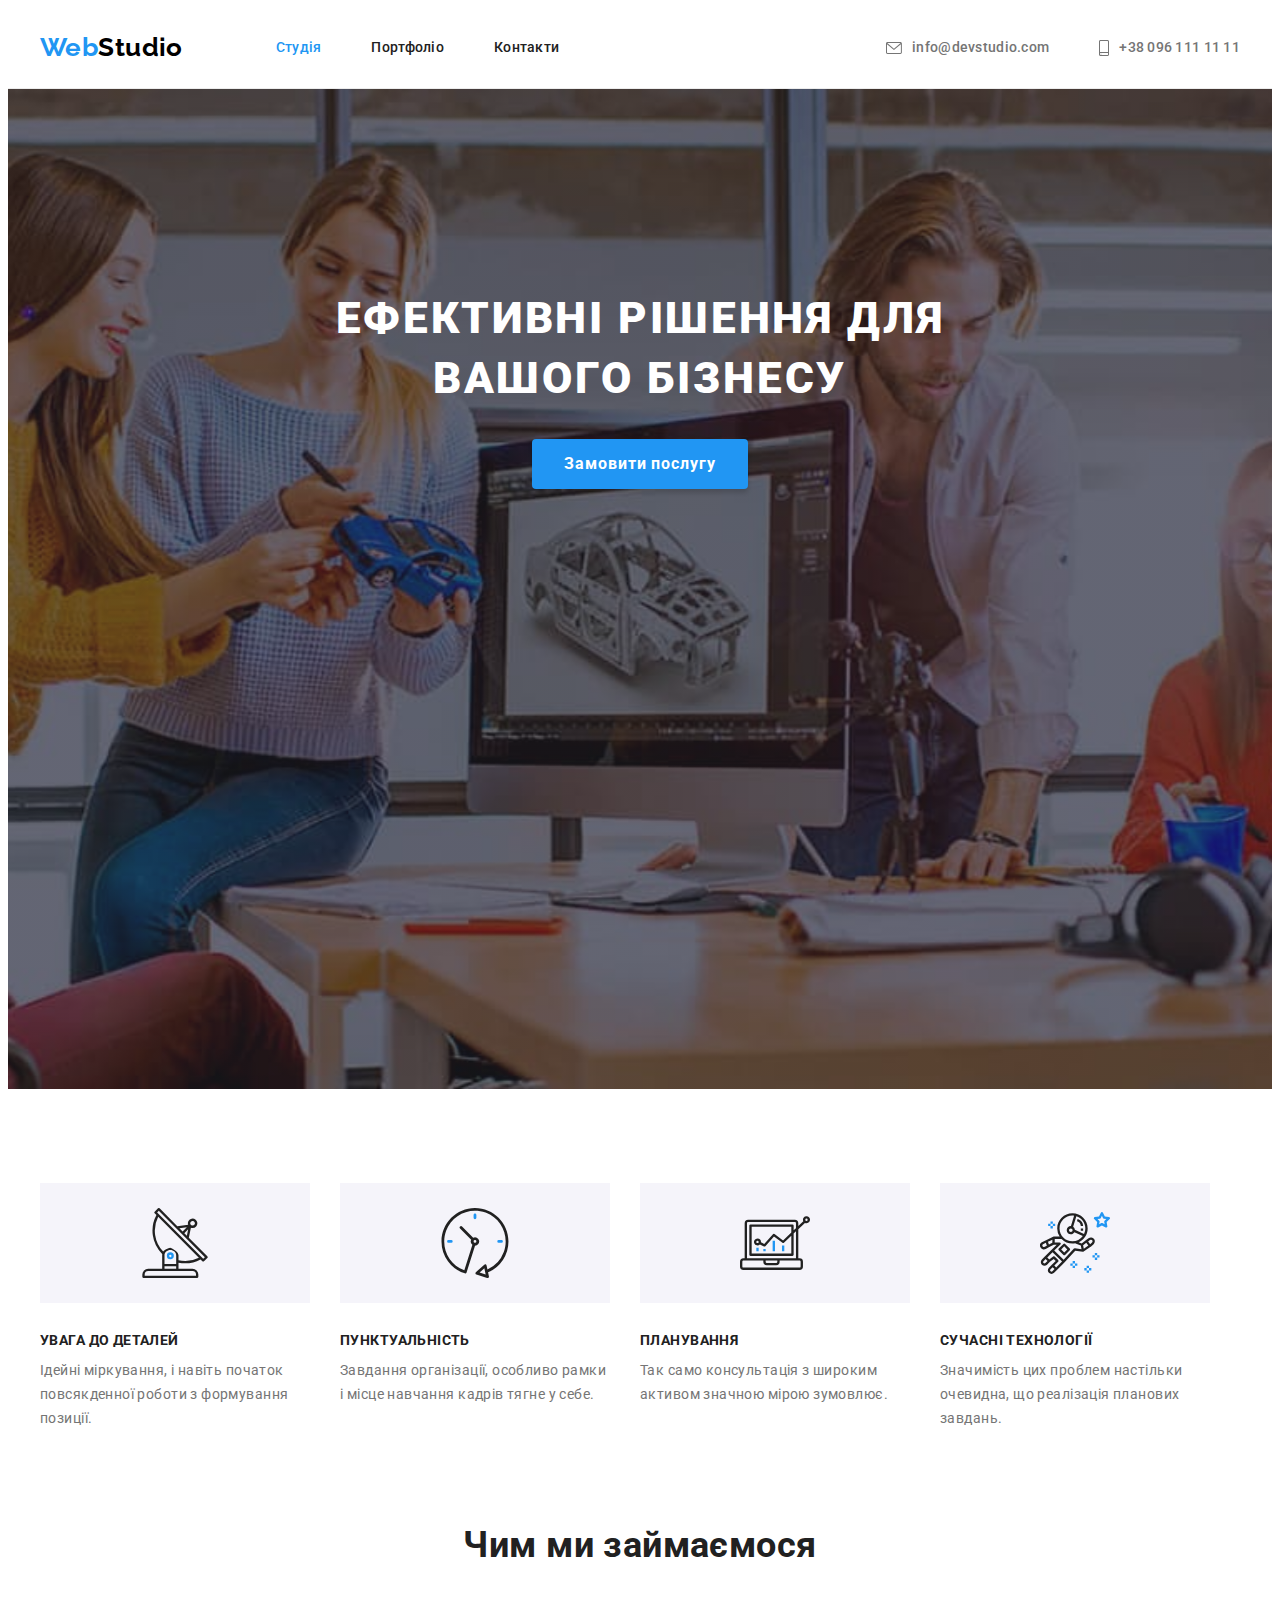
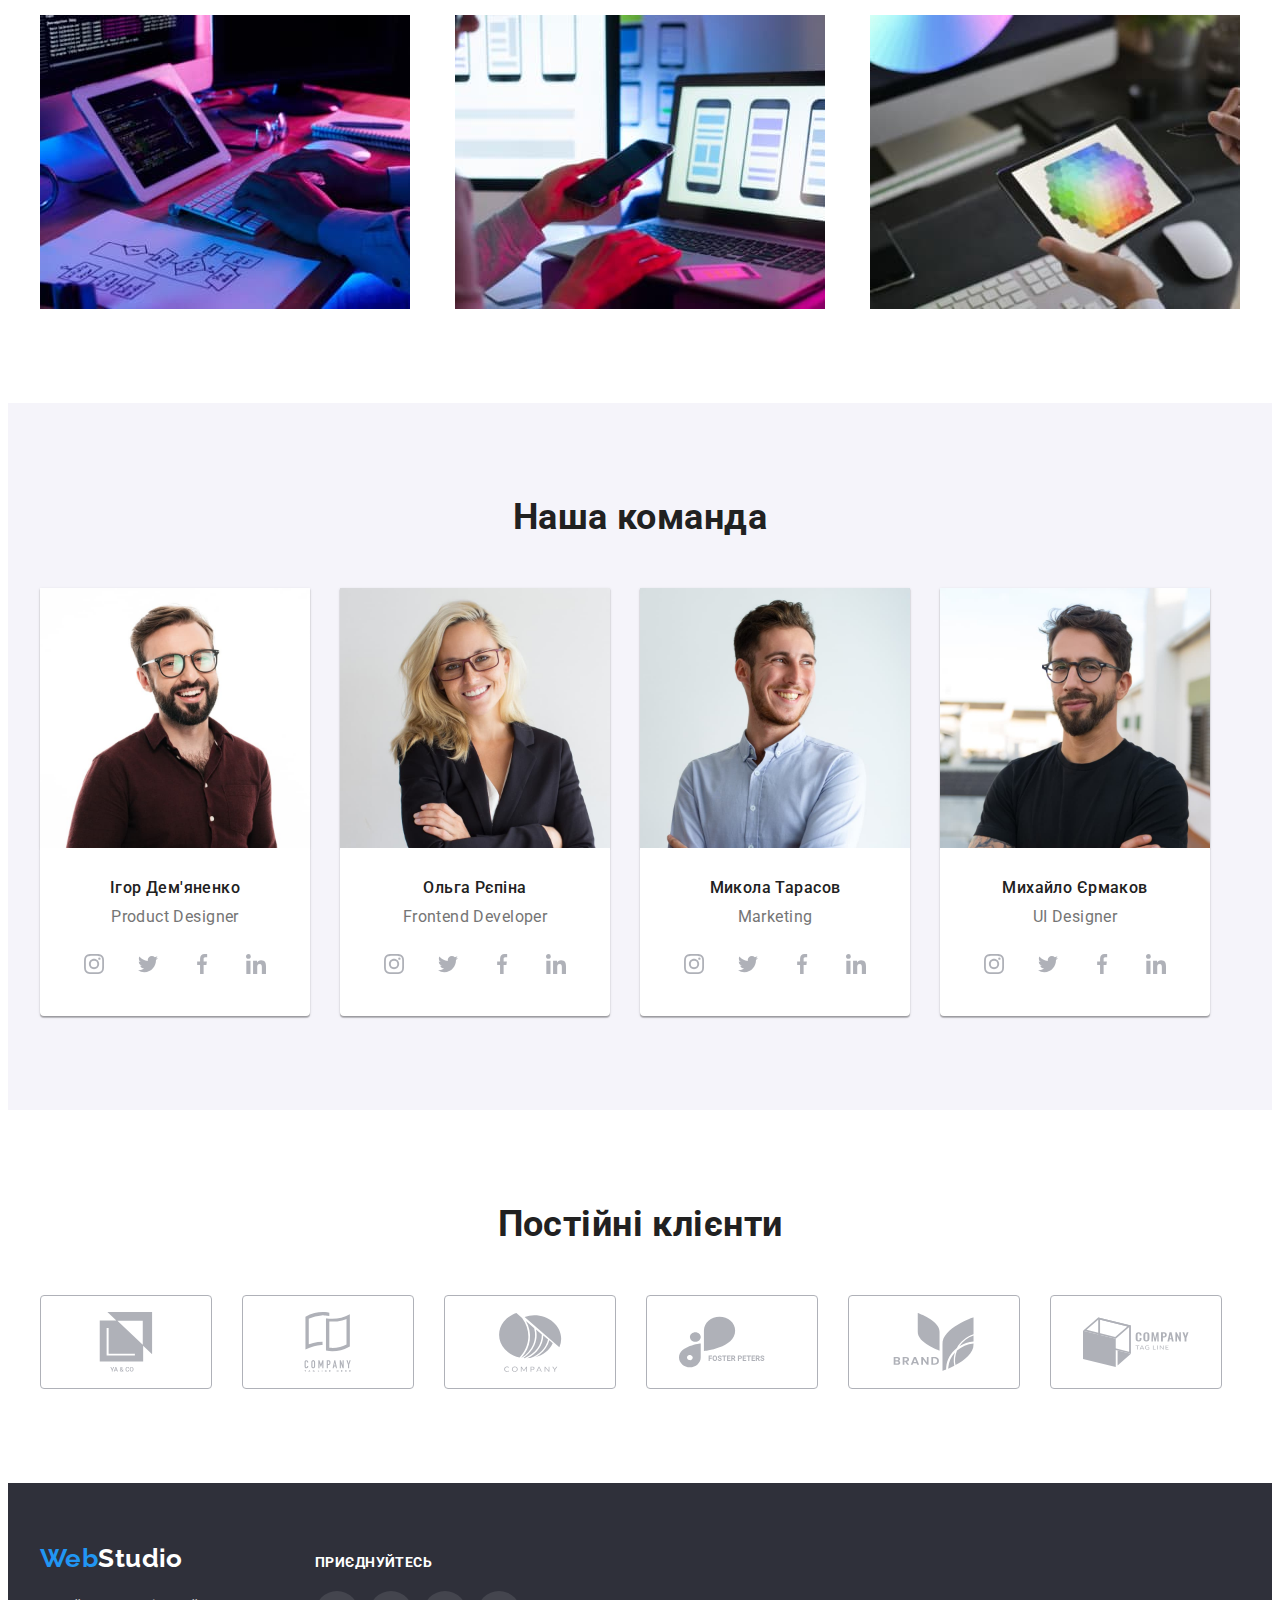
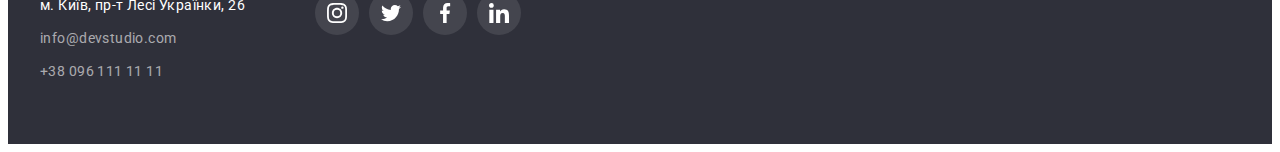
<file: index.html>
<!DOCTYPE html>
<html lang="en">
  <head>
    <meta charset="UTF-8" />
    <meta http-equiv="X-UA-Compatible" content="IE=edge" />
    <meta name="viewport" content="width=device-width, initial-scale=1.0" />
    <title>WebStudio</title>
    <link rel="preconnect" href="https://fonts.googleapis.com" />
    <link rel="preconnect" href="https://fonts.gstatic.com" crossorigin />
    <link href="https://fonts.googleapis.com/css2?family=Raleway:wght@700&family=Roboto:wght@400;500;700;900&display=swap" rel="stylesheet" />
    <link
      rel="stylesheet"
      href="https://cdnjs.cloudflare.com/ajax/libs/modern-normalize/1.1.0/modern-normalize.min.css"
      integrity="sha512-wpPYUAdjBVSE4KJnH1VR1HeZfpl1ub8YT/NKx4PuQ5NmX2tKuGu6U/JRp5y+Y8XG2tV+wKQpNHVUX03MfMFn9Q=="
      crossorigin="anonymous"
      referrerpolicy="no-referrer"
    />
    <link rel="stylesheet" href="./css/styles.css" />
  </head>

  <body>
    <!-- Шапка -->
    <header class="header">
      <div class="container">
        <!-- Меню -->
        <nav class="nav">
          <a class="logo" href="./index.html"><span class="logo-web">Web</span>Studio</a>
          <ul class="nav-list list">
            <li class="nav-item"><a class="nav-link curent" href="./index.html">Студія</a></li>
            <li class="nav-item"><a class="nav-link" href="./portfolio.html">Портфоліо</a></li>
            <li class="nav-item"><a class="nav-link" href="">Контакти</a></li>
          </ul>
        </nav>
        <!-- Контакти -->
        <div class="contacts">
          <a class="cont-link" href="mailto:info@devstudio.com">
            <svg class="contact-icon" width="16" height="12">
              <use href="./images/icons.svg#mail"></use>
            </svg>
            info@devstudio.com</a
          >
          <a class="cont-link" href="tel:+380961111111">
            <svg class="contact-icon" width="10" height="16">
              <use href="./images/icons.svg#phone"></use>
            </svg>
            +38 096 111 11 11</a
          >
        </div>
      </div>
    </header>
    <!-- Головний контент -->
    <main class="main">
      <!-- Герой -->
      <section class="hero">
        <div class="container">
          <h1 class="hero-title">Ефективні рішення для вашого бізнесу</h1>
          <button class="btn" type="button">Замовити послугу</button>
        </div>
      </section>
      <!-- Особливості -->
      <section class="section-skills section">
        <div class="container">
          <h2 class="visually-hidden">Особливості</h2>
          <ul class="skill-list list">
            <li class="skill-items">
              <div class="skill-icon">
                <svg width="70" height="70">
                  <use href="./images/icons.svg#antenna"></use>
                </svg>
              </div>
              <h3 class="titel-items">Увага до деталей</h3>
              <p class="text-skills">Ідейні міркування, і навіть початок повсякденної роботи з формування позиції.</p>
            </li>
            <li class="skill-items">
              <div class="skill-icon">
                <svg width="70" height="70">
                  <use href="./images/icons.svg#clock"></use>
                </svg>
              </div>
              <h3 class="titel-items">Пунктуальність</h3>
              <p class="text-skills">Завдання організації, особливо рамки і місце навчання кадрів тягне у себе.</p>
            </li>
            <li class="skill-items">
              <div class="skill-icon">
                <svg width="70" height="70">
                  <use href="./images/icons.svg#diagram"></use>
                </svg>
              </div>
              <h3 class="titel-items">Планування</h3>
              <p class="text-skills">Так само консультація з широким активом значною мірою зумовлює.</p>
            </li>
            <li class="skill-items">
              <div class="skill-icon">
                <svg width="70" height="70">
                  <use href="./images/icons.svg#astronaut"></use>
                </svg>
              </div>
              <h3 class="titel-items">Сучасні технології</h3>
              <p class="text-skills">Значимість цих проблем настільки очевидна, що реалізація планових завдань.</p>
            </li>
          </ul>
        </div>
      </section>
      <!-- Вид діяльності -->
      <section class="section-activity section activity">
        <div class="container">
          <h2 class="activity-title">Чим ми займаємося</h2>
          <ul class="activity-list list">
            <li class="activity-items"><img class="img-activity" src="./images/main/box1.jpg" alt="Кодування" width="370" /></li>
            <li class="activity-items"><img class="img-activity" src="./images/main/box2.jpg" alt="Мобільні програми" width="370" /></li>
            <li class="activity-items"><img class="img-activity" src="./images/main/box3.jpg" alt="Дизайн" width="370" /></li>
          </ul>
        </div>
      </section>
      <!-- Наша команда -->
      <section class="section-team section">
        <div class="container">
          <h2 class="team-title">Наша команда</h2>
          <ul class="team-list list">
            <li class="team-items">
              <img class="team-img" src="./images/main/card1.jpg" alt="Ігор Дем'яненко" width="270" />
              <div class="name-poz">
                <h3 class="employee">Ігор Дем'яненко</h3>
                <p class="team-position">Product Designer</p>
                <ul class="social list">
                  <li class="social-item">
                    <a href="" class="link link-social" aria-label="Instagram" target="_blank" rel="noopener noreferrer">
                      <svg class="icon-social" width="20" height="20">
                        <use href="./images/icons.svg#instagram"></use>
                      </svg>
                    </a>
                  </li>
                  <li class="social-item">
                    <a href="" class="link link-social" aria-label="Twitter" target="_blank" rel="noopener noreferrer">
                      <svg class="icon-social" width="20" height="20">
                        <use href="./images/icons.svg#twitter"></use>
                      </svg>
                    </a>
                  </li>
                  <li class="social-item">
                    <a href="" class="link link-social" aria-label="Facebook" target="_blank" rel="noopener noreferrer">
                      <svg class="icon-social" width="20" height="20">
                        <use href="./images/icons.svg#facebook"></use>
                      </svg>
                    </a>
                  </li>
                  <li class="social-item">
                    <a href="" class="link link-social" aria-label="Linkedin" target="_blank" rel="noopener noreferrer">
                      <svg class="icon-social" width="20" height="20">
                        <use href="./images/icons.svg#linkedin"></use>
                      </svg>
                    </a>
                  </li>
                </ul>
              </div>
            </li>
            <li class="team-items">
              <img class="team-img" src="./images/main/card2.jpg" alt="Ольга Рєпіна" width="270" />
              <div class="name-poz">
                <h3 class="employee">Ольга Рєпіна</h3>
                <p class="team-position">Frontend Developer</p>
                <ul class="social list">
                  <li class="social-item">
                    <a href="" class="link link-social" aria-label="Instagram" target="_blank" rel="noopener noreferrer">
                      <svg class="icon-social" width="20" height="20">
                        <use href="./images/icons.svg#instagram"></use>
                      </svg>
                    </a>
                  </li>
                  <li class="social-item">
                    <a href="" class="link link-social" aria-label="Twitter" target="_blank" rel="noopener noreferrer">
                      <svg class="icon-social" width="20" height="20">
                        <use href="./images/icons.svg#twitter"></use>
                      </svg>
                    </a>
                  </li>
                  <li class="social-item">
                    <a href="" class="link link-social" aria-label="Facebook" target="_blank" rel="noopener noreferrer">
                      <svg class="icon-social" width="20" height="20">
                        <use href="./images/icons.svg#facebook"></use>
                      </svg>
                    </a>
                  </li>
                  <li class="social-item">
                    <a href="" class="link link-social" aria-label="Linkedin" target="_blank" rel="noopener noreferrer">
                      <svg class="icon-social" width="20" height="20">
                        <use href="./images/icons.svg#linkedin"></use>
                      </svg>
                    </a>
                  </li>
                </ul>
              </div>
            </li>
            <li class="team-items">
              <img class="team-img" src="./images/main/card3.jpg" alt="Микола Тарасов" width="270" />
              <div class="name-poz">
                <h3 class="employee">Микола Тарасов</h3>
                <p class="team-position">Marketing</p>
                <ul class="social list">
                  <li class="social-item">
                    <a href="" class="link link-social" aria-label="Instagram" target="_blank" rel="noopener noreferrer">
                      <svg class="icon-social" width="20" height="20">
                        <use href="./images/icons.svg#instagram"></use>
                      </svg>
                    </a>
                  </li>
                  <li class="social-item">
                    <a href="" class="link link-social" aria-label="Twitter" target="_blank" rel="noopener noreferrer">
                      <svg class="icon-social" width="20" height="20">
                        <use href="./images/icons.svg#twitter"></use>
                      </svg>
                    </a>
                  </li>
                  <li class="social-item">
                    <a href="" class="link link-social" aria-label="Facebook" target="_blank" rel="noopener noreferrer">
                      <svg class="icon-social" width="20" height="20">
                        <use href="./images/icons.svg#facebook"></use>
                      </svg>
                    </a>
                  </li>
                  <li class="social-item">
                    <a href="" class="link link-social" aria-label="Linkedin" target="_blank" rel="noopener noreferrer">
                      <svg class="icon-social" width="20" height="20">
                        <use href="./images/icons.svg#linkedin"></use>
                      </svg>
                    </a>
                  </li>
                </ul>
              </div>
            </li>
            <li class="team-items">
              <img class="team-img" src="./images/main/card4.jpg" alt="Михайло Єрмаков" width="270" />
              <div class="name-poz">
                <h3 class="employee">Михайло Єрмаков</h3>
                <p class="team-position">UI Designer</p>
                <ul class="social list">
                  <li class="social-item">
                    <a href="" class="link link-social" aria-label="Instagram" target="_blank" rel="noopener noreferrer">
                      <svg class="icon-social" width="20" height="20">
                        <use href="./images/icons.svg#instagram"></use>
                      </svg>
                    </a>
                  </li>
                  <li class="social-item">
                    <a href="" class="link link-social" aria-label="Twitter" target="_blank" rel="noopener noreferrer">
                      <svg class="icon-social" width="20" height="20">
                        <use href="./images/icons.svg#twitter"></use>
                      </svg>
                    </a>
                  </li>
                  <li class="social-item">
                    <a href="" class="link link-social" aria-label="Facebook" target="_blank" rel="noopener noreferrer">
                      <svg class="icon-social" width="20" height="20">
                        <use href="./images/icons.svg#facebook"></use>
                      </svg>
                    </a>
                  </li>
                  <li class="social-item">
                    <a href="" class="link link-social" aria-label="Linkedin" target="_blank" rel="noopener noreferrer">
                      <svg class="icon-social" width="20" height="20">
                        <use href="./images/icons.svg#linkedin"></use>
                      </svg>
                    </a>
                  </li>
                </ul>
              </div>
            </li>
          </ul>
        </div>
      </section>
      <!-- Наші клієнти -->
      <section class="section">
        <div class="container">
          <h2 class="comp-titel">Постійні клієнти</h2>
          <ul class="list comp-list">
            <li class="comp-item">
              <a class="comp-link" href="" aria-label="Company1" target="_blank" rel="noopener noreferrer">
                <svg class="comp-icon" width="106" height="60">
                  <use href="./images/icons.svg#comp1"></use>
                </svg>
              </a>
            </li>
            <li class="comp-item">
              <a class="comp-link" href="" aria-label="Company2" target="_blank" rel="noopener noreferrer">
                <svg class="comp-icon" width="106" height="60">
                  <use href="./images/icons.svg#comp2"></use>
                </svg>
              </a>
            </li>
            <li class="comp-item">
              <a class="comp-link" href="" aria-label="Company3" target="_blank" rel="noopener noreferrer">
                <svg class="comp-icon" width="106" height="60">
                  <use href="./images/icons.svg#comp3"></use>
                </svg>
              </a>
            </li>
            <li class="comp-item">
              <a class="comp-link" href="" aria-label="Company4" target="_blank" rel="noopener noreferrer">
                <svg class="comp-icon" width="106" height="60">
                  <use href="./images/icons.svg#comp4"></use>
                </svg>
              </a>
            </li>
            <li class="comp-item">
              <a class="comp-link" href="" aria-label="Company5" target="_blank" rel="noopener noreferrer">
                <svg class="comp-icon" width="106" height="60">
                  <use href="./images/icons.svg#comp5"></use>
                </svg>
              </a>
            </li>
            <li class="comp-item">
              <a class="comp-link" href="" aria-label="Company6" target="_blank" rel="noopener noreferrer">
                <svg class="comp-icon" width="106" height="60">
                  <use href="./images/icons.svg#comp6"></use>
                </svg>
              </a>
            </li>
          </ul>
        </div>
      </section>
    </main>
    <!-- Підвал -->
    <footer class="footer">
      <div class="container">
        <div class="address-group">
          <a class="logo-footer" href="./index.html"><span class="logo-web">Web</span>Studio</a>
          <!-- Адрес -->

          <address class="address">
            <ul class="address-list list">
              <li class="address-item">
                <a class="address-link" href="https://goo.gl/maps/W9zQZF4o8ZQ2FMWs7" target="_blank" rel="noopener noreferrer">
                  м. Київ, пр-т Лесі Українки, 26
                </a>
              </li>
              <li class="address-item"><a class="cont-link-footer" href="mailto:info@devstudio.com">info@devstudio.com</a></li>
              <li class="address-item"><a class="cont-link-footer" href="tel:+380961111111">+38 096 111 11 11</a></li>
            </ul>
          </address>
        </div>
        <div class="social-group">
          <p class="titel-link">Приєднуйтесь</p>
          <ul class="social list">
            <li class="social-item">
              <a href="" class="link link-social" aria-label="Instagram" target="_blank" rel="noopener noreferrer">
                <svg class="icon-social" width="20" height="20">
                  <use href="./images/icons.svg#instagram"></use>
                </svg>
              </a>
            </li>
            <li class="social-item">
              <a href="" class="link link-social" aria-label="Twitter" target="_blank" rel="noopener noreferrer">
                <svg class="icon-social" width="20" height="20">
                  <use href="./images/icons.svg#twitter"></use>
                </svg>
              </a>
            </li>
            <li class="social-item">
              <a href="" class="link link-social" aria-label="Facebook" target="_blank" rel="noopener noreferrer">
                <svg class="icon-social" width="20" height="20">
                  <use href="./images/icons.svg#facebook"></use>
                </svg>
              </a>
            </li>
            <li class="social-item">
              <a href="" class="link link-social" aria-label="Linkedin" target="_blank" rel="noopener noreferrer">
                <svg class="icon-social" width="20" height="20">
                  <use href="./images/icons.svg#linkedin"></use>
                </svg>
              </a>
            </li>
          </ul>
        </div>
      </div>
    </footer>
  </body>
</html>
</file>
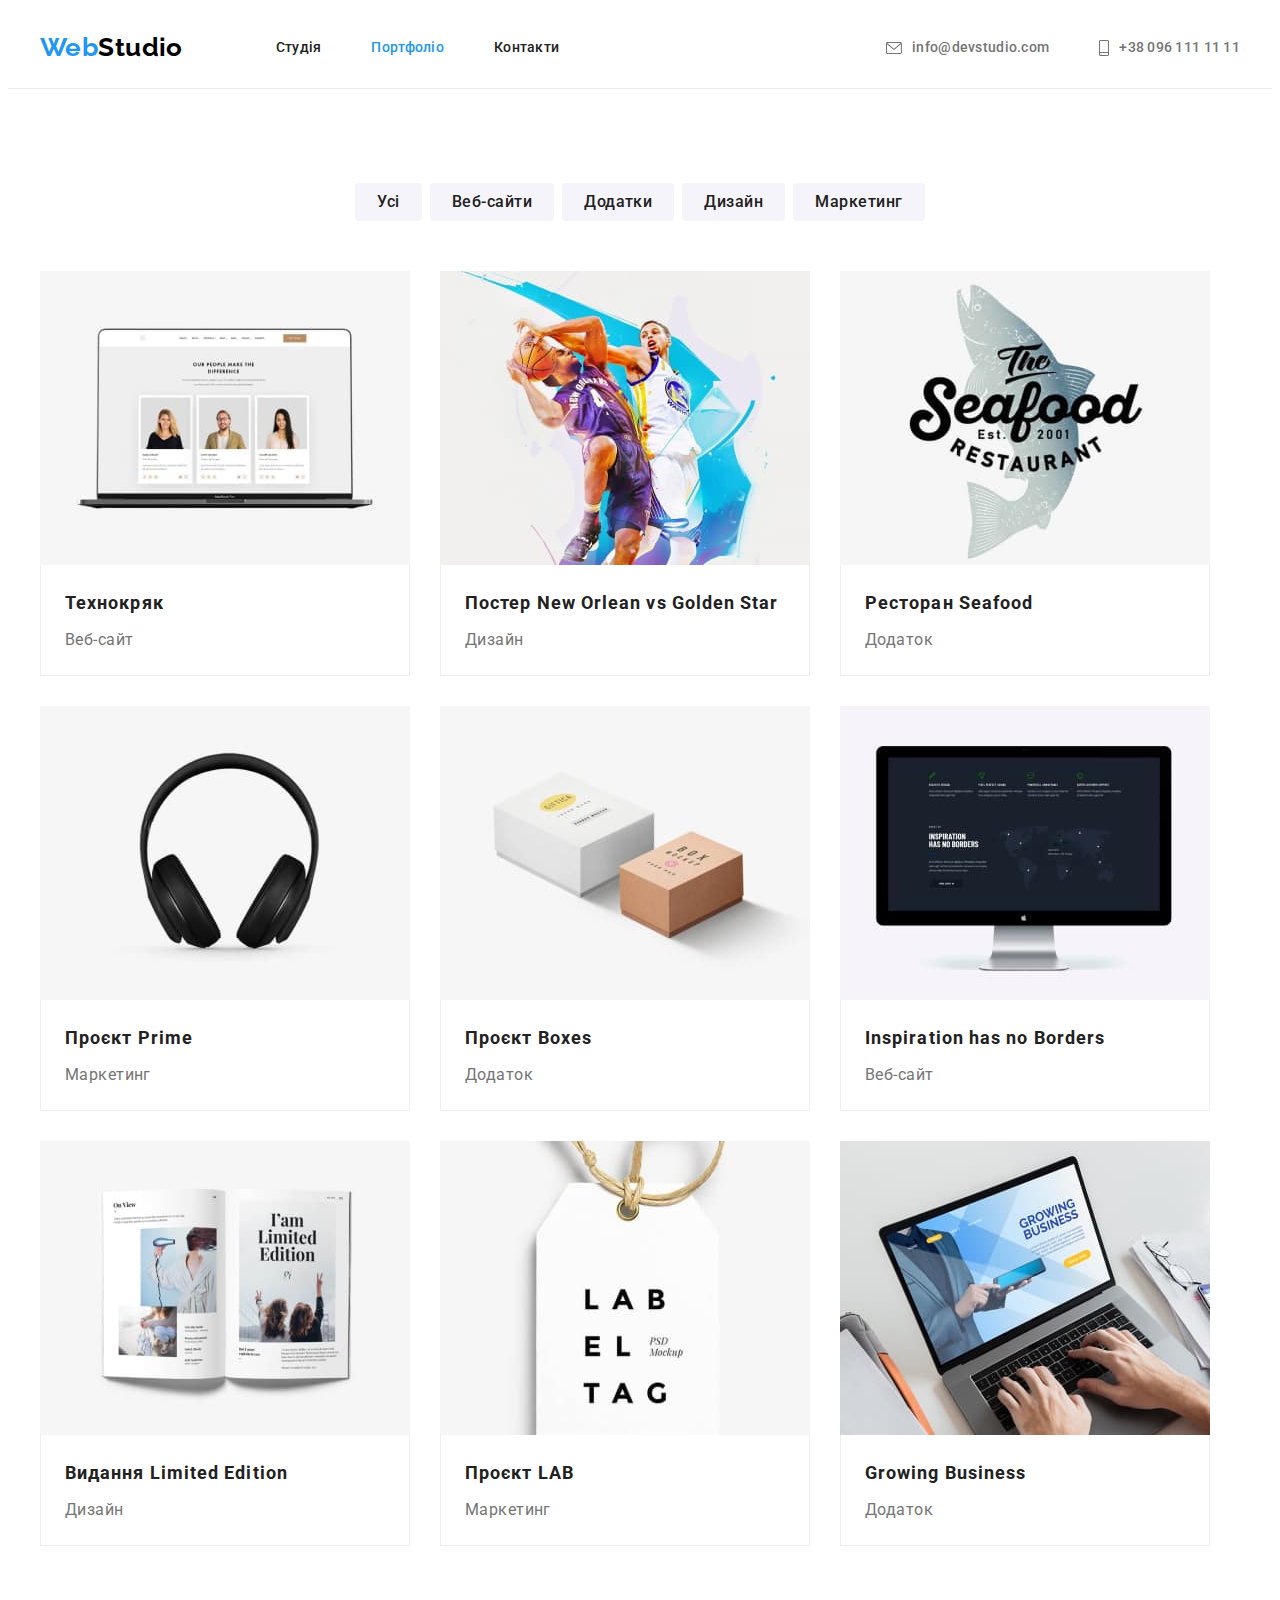
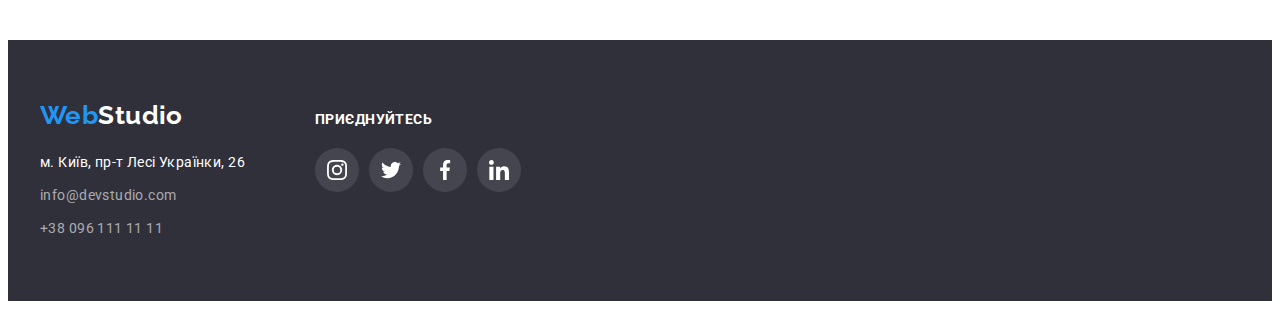
<file: portfolio.html>
<!DOCTYPE html>
<html lang="en">
  <head>
    <meta charset="UTF-8" />
    <meta http-equiv="X-UA-Compatible" content="IE=edge" />
    <meta name="viewport" content="width=device-width, initial-scale=1.0" />
    <title>WebStudio</title>
    <link rel="preconnect" href="https://fonts.googleapis.com" />
    <link rel="preconnect" href="https://fonts.gstatic.com" crossorigin />
    <link href="https://fonts.googleapis.com/css2?family=Raleway:wght@700&family=Roboto:wght@400;500;700;900&display=swap" rel="stylesheet" />
    <link
      rel="stylesheet"
      href="https://cdnjs.cloudflare.com/ajax/libs/modern-normalize/1.1.0/modern-normalize.min.css"
      integrity="sha512-wpPYUAdjBVSE4KJnH1VR1HeZfpl1ub8YT/NKx4PuQ5NmX2tKuGu6U/JRp5y+Y8XG2tV+wKQpNHVUX03MfMFn9Q=="
      crossorigin="anonymous"
      referrerpolicy="no-referrer"
    />
    <link rel="stylesheet" href="./css/styles.css" />
  </head>

  <body>
    <!-- Шапка -->
    <header class="header">
      <div class="container">
        <!-- Меню -->
        <nav class="nav">
          <a class="logo" href="./index.html"><span class="logo-web">Web</span>Studio</a>
          <ul class="nav-list list">
            <li class="nav-item"><a class="nav-link" href="./index.html">Студія</a></li>
            <li class="nav-item"><a class="nav-link curent" href="./portfolio.html">Портфоліо</a></li>
            <li class="nav-item"><a class="nav-link" href="">Контакти</a></li>
          </ul>
        </nav>
        <!-- Контакти -->
        <div class="contacts">
          <a class="cont-link" href="mailto:info@devstudio.com">
            <svg class="contact-icon" width="16" height="12">
              <use href="./images/icons.svg#mail"></use>
            </svg>
            info@devstudio.com</a
          >
          <a class="cont-link" href="tel:+380961111111">
            <svg class="contact-icon" width="10" height="16">
              <use href="./images/icons.svg#phone"></use>
            </svg>
            +38 096 111 11 11</a
          >
        </div>
      </div>
    </header>
    <!-- Головний контент -->
    <main>
      <section class="section-portfolio section">
        <div class="container">
          <h1 class="visually-hidden">Портфоліо</h1>

          <ul class="portfolio-list list">
            <li class="portfolio-item"><button class="filter" type="button">Усі</button></li>
            <li class="portfolio-item"><button class="filter" type="button">Веб-сайти</button></li>
            <li class="portfolio-item"><button class="filter" type="button">Додатки</button></li>
            <li class="portfolio-item"><button class="filter" type="button">Дизайн</button></li>
            <li class="portfolio-item"><button class="filter" type="button">Маркетинг</button></li>
          </ul>

          <ul class="works-list list">
            <li class="works-item">
              <a class="works-card" href="">
                <img class="works-img" src="./images/studia/img1.jpg" alt="Технокряк" width="370" height="294" />
                <div class="work-titel-type">
                  <h2 class="works-title">Технокряк</h2>
                  <p class="works-type">Веб-сайт</p>
                </div>
              </a>
            </li>
            <li class="works-item">
              <a class="works-card" href="">
                <img class="works-img" src="./images/studia/img2.jpg" alt="Постер New Orlean vs Golden Star" width="370" height="294" />
                <div class="work-titel-type">
                  <h2 class="works-title">Постер New Orlean vs Golden Star</h2>
                  <p class="works-type">Дизайн</p>
                </div>
              </a>
            </li>
            <li class="works-item">
              <a class="works-card" href="">
                <img class="works-img" src="./images/studia/img3.jpg" alt="Ресторан Seafood" width="370" height="294" />
                <div class="work-titel-type">
                  <h2 class="works-title">Ресторан Seafood</h2>
                  <p class="works-type">Додаток</p>
                </div>
              </a>
            </li>
            <li class="works-item">
              <a class="works-card" href="">
                <img class="works-img" src="./images/studia/img4.jpg" alt="Проєкт Prime" width="370" height="294" />
                <div class="work-titel-type">
                  <h2 class="works-title">Проєкт Prime</h2>
                  <p class="works-type">Маркетинг</p>
                </div>
              </a>
            </li>
            <li class="works-item">
              <a class="works-card" href="">
                <img class="works-img" src="./images/studia/img5.jpg" alt="Проєкт Boxes" width="370" height="294" />
                <div class="work-titel-type">
                  <h2 class="works-title">Проєкт Boxes</h2>
                  <p class="works-type">Додаток</p>
                </div>
              </a>
            </li>
            <li class="works-item">
              <a class="works-card" href="">
                <img class="works-img" src="./images/studia/img6.jpg" alt="Inspiration has no Borders" width="370" height="294" />
                <div class="work-titel-type">
                  <h2 class="works-title">Inspiration has no Borders</h2>
                  <p class="works-type">Веб-сайт</p>
                </div>
              </a>
            </li>
            <li class="works-item">
              <a class="works-card" href="">
                <img class="works-img" src="./images/studia/img7.jpg" alt="Видання Limited Edition" width="370" height="294" />
                <div class="work-titel-type">
                  <h2 class="works-title">Видання Limited Edition</h2>
                  <p class="works-type">Дизайн</p>
                </div>
              </a>
            </li>
            <li class="works-item">
              <a class="works-card" href="">
                <img class="works-img" src="./images/studia/img8.jpg" alt="Проєкт LAB" width="370" height="294" />
                <div class="work-titel-type">
                  <h2 class="works-title">Проєкт LAB</h2>
                  <p class="works-type">Маркетинг</p>
                </div>
              </a>
            </li>
            <li class="works-item">
              <a class="works-card" href="">
                <img class="works-img" src="./images/studia/img9.jpg" alt="Growing Business" width="370" height="294" />
                <div class="work-titel-type">
                  <h2 class="works-title">Growing Business</h2>
                  <p class="works-type">Додаток</p>
                </div>
              </a>
            </li>
          </ul>
        </div>
      </section>
    </main>
    <!-- Підвал -->
    <footer class="footer">
      <div class="container">
        <div class="address-group">
          <a class="logo-footer" href="./index.html"><span class="logo-web">Web</span>Studio</a>
          <!-- Адрес -->

          <address class="address">
            <ul class="address-list list">
              <li class="address-item">
                <a class="address-link" href="https://goo.gl/maps/W9zQZF4o8ZQ2FMWs7" target="_blank" rel="noopener noreferrer">
                  м. Київ, пр-т Лесі Українки, 26
                </a>
              </li>
              <li class="address-item"><a class="cont-link-footer" href="mailto:info@devstudio.com">info@devstudio.com</a></li>
              <li class="address-item"><a class="cont-link-footer" href="tel:+380961111111">+38 096 111 11 11</a></li>
            </ul>
          </address>
        </div>
        <div class="social-group">
          <h2 class="titel-link">Приєднуйтесь</h2>
          <ul class="social list">
            <li class="social-item">
              <a href="" class="link link-social" aria-label="Instagram" target="_blank" rel="noopener noreferrer">
                <svg class="icon-social" width="20" height="20">
                  <use href="./images/icons.svg#instagram"></use>
                </svg>
              </a>
            </li>
            <li class="social-item">
              <a href="" class="link link-social" aria-label="Twitter" target="_blank" rel="noopener noreferrer">
                <svg class="icon-social" width="20" height="20">
                  <use href="./images/icons.svg#twitter"></use>
                </svg>
              </a>
            </li>
            <li class="social-item">
              <a href="" class="link link-social" aria-label="Facebook" target="_blank" rel="noopener noreferrer">
                <svg class="icon-social" width="20" height="20">
                  <use href="./images/icons.svg#facebook"></use>
                </svg>
              </a>
            </li>
            <li class="social-item">
              <a href="" class="link link-social" aria-label="Linkedin" target="_blank" rel="noopener noreferrer">
                <svg class="icon-social" width="20" height="20">
                  <use href="./images/icons.svg#linkedin"></use>
                </svg>
              </a>
            </li>
          </ul>
        </div>
      </div>
    </footer>
  </body>
</html>
</file>
<file: css/styles.css>
:root {
  --background-color: #f5f5f5;
  --background-color-second: #f5f4fa;
  --background-hero: rgba(47, 48, 58, 0.4);
  --bg-cl-icon-footer: rgba(255, 255, 255, 0.1);
  --frame-header: #ececec;
  --frame-cards: #eeeeee;
  --backgraund-footer: #2f303a;
  --blue-color: #2196f3;
  --blue-second: #188ce8;
  --black-color: #212121;
  --grey-color: #757575;
  --white-color: #ffffff;
  --link-footer-cl: #ffffff99;
  --logo-cl: #000000;
  --cl-icon: #afb1b8;
  /* Шрифти */
  --main-font: 'Roboto', sans-serif;
  --second-font: 'Raleway', sans-serif;
}

/* Головна сторінка */

body {
  background-color: var(--white-color);
  font-family: var(--main-font);
  color: var(--black-color);
  font-size: 14px;
  letter-spacing: 0.03em;
}
/* Ресет */
h1,
h2,
h3,
h4,
h5,
h6,
p {
  margin: 0;
}

img {
  display: block;
  max-width: 100%;
  height: auto;
}

address {
  font-style: normal;
}

button {
  display: block;
  margin: 0;
  cursor: pointer;
  font-family: var(--main-font);
  border: none;
  border-radius: 4px;
}

.section {
  padding-top: 94px;
  padding-bottom: 94px;
}

.nav-link,
.cont-link,
.address-link,
.cont-link-footer,
.works-card {
  text-decoration: none;
}

.list {
  list-style: none;
  padding: 0;
  margin: 0;
}
/*  */

.header {
  border-bottom: 1px solid var(--frame-header);
}

.container {
  width: 1200px;
  margin: 0 auto;
  padding: 0 15px;
}

.header > .container {
  display: flex;
  align-items: center;
}

.nav {
  display: flex;
  justify-content: center;
  align-items: center;
}

.nav-list {
  display: flex;
  gap: 50px;
  margin-left: 93px;
}

.visually-hidden {
  position: absolute;
  width: 1px;
  height: 1px;
  margin: -1px;
  border: 0;
  padding: 0;

  white-space: nowrap;
  clip-path: inset(100%);
  clip: rect(0 0 0 0);
  overflow: hidden;
}

.logo,
.logo-footer {
  font-family: var(--second-font);
  font-weight: 700;
  font-size: 26px;
  line-height: 1.2;
  color: var(--logo-cl);
  text-decoration: none;
}

.logo-web {
  color: var(--blue-color);
}

.nav-link {
  display: block;
  padding: 32px 0;

  font-weight: 500;
  line-height: 1.14;
  letter-spacing: 0.02em;
  color: var(--black-color);
}

.nav-link:hover,
.nav-link:focus {
  color: var(--blue-color);
}

.curent {
  color: var(--blue-color);
}

.contacts {
  display: flex;
  margin-left: auto;
}

.contact-icon {
  fill: currentColor;
}

.cont-link {
  display: flex;
  align-items: center;
  gap: 10px;

  padding: 32px 0;
  font-weight: 500;
  line-height: 1.14px;
  letter-spacing: 0.02em;
  color: var(--grey-color);
}

.cont-link:hover,
.cont-link:focus {
  color: var(--blue-color);
}

.cont-link:nth-child(n + 2) {
  margin-left: 50px;
}

/* Основна інформація (MAIN) */

/* Герой */
.hero {
  max-width: 1600px;
  height: 600px;
  padding: 200px 0;
  margin: 0 auto;
  background-image: linear-gradient(to right, var(--background-hero), var(--background-hero)), url('../images/main/hero.jpg');
  background-repeat: no-repeat;
  background-position: center;
  background-size: cover;

  text-align: center;
}

.hero-title {
  width: 696px;
  margin: 0 auto 30px;

  font-weight: 900;
  font-size: 44px;
  line-height: 1.36;
  letter-spacing: 0.06em;
  color: var(--white-color);
  text-transform: uppercase;
}

.btn {
  padding: 10px 32px;
  margin: 0 auto;

  background-color: var(--blue-color);
  font-weight: 700;
  font-size: 16px;
  line-height: 1.88;
  color: var(--white-color);
  letter-spacing: 0.06em;
  cursor: pointer;

  box-shadow: 0px 4px 4px rgba(0, 0, 0, 0.15);
  border-radius: 4px;

  font-family: inherit;
}

.btn:hover,
.btn:focus {
  background-color: var(--blue-second);
}

/* Особливості */

.skill-list {
  display: flex;
}

.skill-list .skill-items + .skill-items {
  margin-left: 30px;
}

.skill-icon {
  display: flex;
  align-items: center;
  justify-content: center;
  width: 270px;
  height: 120px;
  margin-bottom: 30px;
  background-color: var(--background-color-second);
}

.skill-items {
  width: 270px;
}

.titel-items {
  font-weight: 700;
  font-size: 14px;
  line-height: 1.14;
  text-transform: uppercase;

  margin-bottom: 10px;
}

.text-skills {
  line-height: 1.71;
  color: var(--grey-color);
}

.activity-title,
.team-title,
.comp-titel {
  font-weight: 700;
  font-size: 36px;
  line-height: 1.13;
  text-align: center;

  margin-bottom: 50px;
}

/* Вид діяльності */

.activity {
  padding-top: 0;
}

.activity-list {
  display: flex;
  justify-content: space-between;
}

.activity-items:not(:first-child) {
  margin-left: 30px;
}

/* Наша команда */

.team-list {
  display: flex;
}

.team-items:not(:first-child) {
  margin-left: 30px;
}

.section-team {
  background-color: var(--background-color-second);
}

.name-poz {
  padding: 30px 0;
  text-align: center;

  background-color: var(--white-color);
  box-shadow: 0px 1px 3px rgba(0, 0, 0, 0.12), 0px 1px 1px rgba(0, 0, 0, 0.14), 0px 2px 1px rgba(0, 0, 0, 0.2);
  border-radius: 0px 0px 4px 4px;
}

.team-img {
  box-shadow: 0px 1px 3px rgb(0 0 0 / 12%), 0px 1px 1px rgb(0 0 0 / 14%), 0px 2px 1px rgb(0 0 0 / 20%);
}

.employee {
  font-weight: 500;
  font-size: 16px;
  line-height: 1.19;
  margin-bottom: 10px;
}

.team-position {
  padding-bottom: 16px;

  font-size: 16px;
  line-height: 1.19;
  color: var(--grey-color);
}

.social {
  display: flex;
  justify-content: center;
  gap: 10px;
}

.link-social {
  display: flex;
  align-items: center;
  justify-content: center;
  width: 44px;
  height: 44px;
  border-radius: 50%;
  color: var(--cl-icon);
  background-color: var(--white-color);
}

.link-social:hover,
.link-social:focus {
  color: var(--white-color);
  background-color: var(--blue-color);
}

.icon-social {
  fill: currentColor;
}

/* Наші клієнти */

.comp-list {
  display: flex;
  gap: 30px;
}

.comp-link {
  display: flex;
  align-items: center;
  justify-content: center;
  width: 170px;
  height: 92px;

  color: var(--cl-icon);
  border: 1px solid var(--cl-icon);
  border-radius: 4px;
}

.comp-link:hover,
.comp-link:focus {
  color: var(--blue-color);
  border: 1px solid var(--blue-color);
  border-radius: 4px;
}

.comp-icon {
  fill: currentColor;
}

/* Футер */

.footer {
  background-color: var(--backgraund-footer);
  padding-top: 60px;
  padding-bottom: 60px;
}

.footer > .container {
  display: flex;
  align-items: baseline;
}

.address {
  margin-top: 20px;
  font-style: normal;
}

.logo-footer {
  color: var(--white-color);
}

.address-item:not(:last-child) {
  margin-bottom: 9px;
}

.address-link {
  line-height: 1.71;
  color: var(--white-color);
}

.address-link:hover,
.address-link:focus {
  color: var(--blue-color);
}

.cont-link-footer {
  line-height: 1.71;
  color: var(--link-footer-cl);
}

.cont-link-footer:hover,
.cont-link-footer:focus {
  color: var(--blue-color);
}

.social-group {
  margin-left: 70px;
}

.titel-link {
  font-weight: 700;
  font-size: 14px;
  line-height: 1.14;
  letter-spacing: 0.03em;
  text-transform: uppercase;

  color: var(--white-color);
}

.social-group > .social {
  align-content: center;
  margin-top: 20px;
}

.social-group .link-social {
  background-color: var(--bg-cl-icon-footer);
}

.social-group .link-social:hover,
.social-group .link-social:focus {
  background-color: var(--blue-color);
}

.social-group .icon-social {
  fill: var(--white-color);
}

/* */
/* Сторінка - Портфоліо */
/*  */

/* Фільтер */

.portfolio-list {
  display: flex;
  margin-bottom: 50px;
  justify-content: center;
  gap: 8px;
}

.filter {
  background-color: var(--background-color-second);
  color: var(--black-color);
  font-weight: 500;
  font-size: 16px;
  line-height: 1.62;
  letter-spacing: 0.03em;

  cursor: pointer;
  font-family: inherit;

  padding: 6px 22px;
  border-radius: 4px;
  border: 0;
}

.filter:hover,
.filter:focus {
  background-color: var(--blue-color);
  color: var(--white-color);

  box-shadow: 0px 3px 1px rgba(0, 0, 0, 0.1), 0px 1px 2px rgba(0, 0, 0, 0.08), 0px 2px 2px rgba(0, 0, 0, 0.12);
  border-radius: 4px;
  border: 0;
}

/* Галерея */

.works-list {
  display: flex;
  flex-wrap: wrap;

  margin-top: -30px;
  margin-left: -30px;
}

.works-item {
  width: 370px;
  margin-top: 30px;
  margin-left: 30px;
}

.works-card {
  display: block;
}

.works-card:hover,
.works-card:focus {
  box-shadow: 0px 4px 4px rgba(0, 0, 0, 0.25);
}

.work-titel-type {
  padding: 20px 24px;
  border: 1px solid var(--frame-cards);
  border-top: none;
}

.works-title {
  margin-bottom: 4px;

  font-weight: 700;
  font-size: 18px;
  line-height: 2;
  letter-spacing: 0.06em;
  color: var(--black-color);
}

.works-type {
  font-size: 16px;
  line-height: 1.88;
  color: var(--grey-color);
}
</file>
